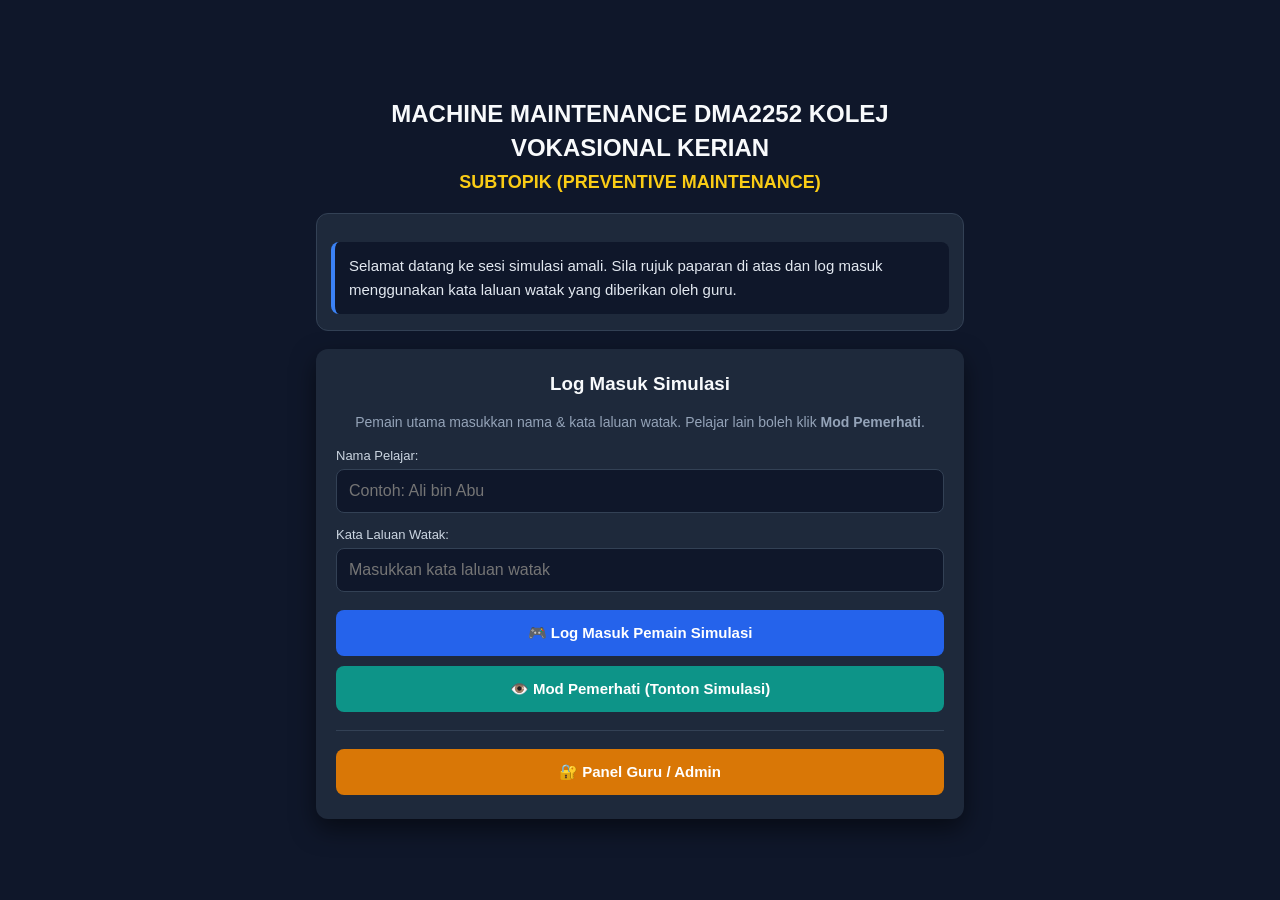
<file: index.html>
<!DOCTYPE html>
<html lang="ms">
<head>
    <meta charset="UTF-8">
    <meta name="viewport" content="width=device-width, initial-scale=1.0">
    <title>Sistem Simulasi Penyelenggaraan Mesin</title>
    <link rel="stylesheet" href="style.css?v=4">
</head>
<body>
    <div class="kontena-utama">
        <!-- Tajuk Utama & Subtopik -->
        <h1 id="paparan-tajuk">MACHINE MAINTENANCE DMA2252 KOLEJ VOKASIONAL KERIAN</h1>
        <h2 id="paparan-subtopik" class="subtajuk">SUBTOPIK (PREVENTIVE MAINTENANCE)</h2>

        <!-- Ruangan Paparan Video / Gambar JPEG & Teks Penerangan -->
        <div id="bahagian-media-login" class="kotak-media-utama" style="display: none;">
            <div id="paparan-media-kontena"></div>
            <p id="paparan-teks-media" class="teks-penerangan-media"></p>
        </div>

        <div class="kotak-login">
            <h3>Log Masuk Simulasi</h3>
            <p class="arahan">Pemain utama masukkan nama & kata laluan watak. Pelajar lain boleh klik <strong>Mod Pemerhati</strong>.</p>

            <div class="kumpulan-input">
                <label for="namaPelajar">Nama Pelajar:</label>
                <input type="text" id="namaPelajar" placeholder="Contoh: Ali bin Abu">
            </div>

            <div class="kumpulan-input">
                <label for="kataLaluan">Kata Laluan Watak:</label>
                <input type="password" id="kataLaluan" placeholder="Masukkan kata laluan watak">
            </div>

            <button type="button" class="btn-utama" onclick="semakLogMasukPelajar()">🎮 Log Masuk Pemain Simulasi</button>
            <p id="mesej-ralat" class="ralat">Kata laluan tidak sah! Sila semak dengan guru anda.</p>

            <!-- Butang Mod Pemerhati Tanpa Kata Laluan -->
            <button type="button" class="btn-pemerhati" onclick="masukModPemerhati()">👁️ Mod Pemerhati (Tonton Simulasi)</button>

            <hr class="pemisah">

            <!-- Butang Khusus untuk Guru / Admin -->
            <button type="button" class="btn-admin" onclick="bukaModalAdmin()">🔐 Panel Guru / Admin</button>
        </div>
    </div>

    <!-- Modal Pengesahan Kata Laluan Admin -->
    <div id="modal-admin" class="modal-latar">
        <div class="modal-kotak">
            <h3>Akses Guru / Admin</h3>
            <p>Masukkan kata laluan pentadbir untuk mengurus tetapan kelas & soalan.</p>
            <div class="kumpulan-input">
                <input type="password" id="passAdminInput" placeholder="Kata laluan admin (Asal: 123)">
            </div>
            <p id="ralat-admin" class="ralat">Kata laluan Admin salah!</p>
            <div class="baris-butang">
                <button type="button" class="btn-batal" onclick="tutupModalAdmin()">Batal</button>
                <button type="button" class="btn-utama" onclick="sahkanAdmin()">Masuk Panel</button>
            </div>
        </div>
    </div>

    <script src="soalan.js?v=4"></script>
    <script src="app.js?v=4"></script>
</body>
</html>
</file>
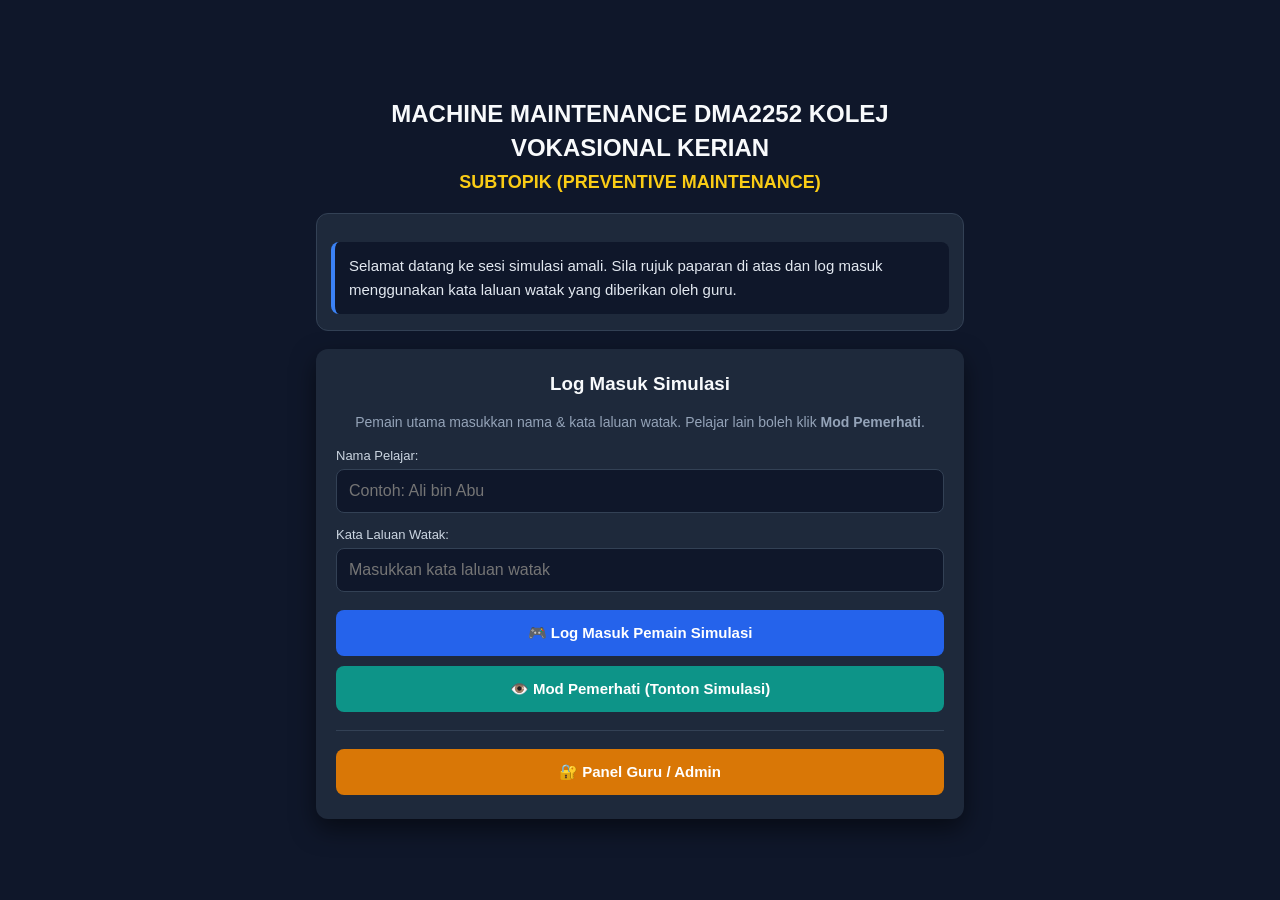
<file: admin.html>
<!DOCTYPE html>
<html lang="ms">
<head>
    <meta charset="UTF-8">
    <meta name="viewport" content="width=device-width, initial-scale=1.0">
    <title>Panel Guru / Admin - DMA2252</title>
    <link rel="stylesheet" href="style.css?v=5">
</head>
<body class="halaman-admin">
    <div class="kontena-admin">
        <div class="header-admin">
            <div>
                <h2>⚙️ Panel Kawalan Guru / Admin</h2>
                <p>Urus tajuk, media skrin utama, kata laluan 5 watak, dan bank soalan simulasi.</p>
            </div>
            <div class="baris-butang-atas">
                <button type="button" class="btn-reset-sesi" onclick="resetSesiSimulasiAdmin()">🔄 Reset Sesi Kelas</button>
                <button type="button" class="btn-batal" onclick="logKeluarAdmin()">← Log Masuk</button>
            </div>
        </div>

        <!-- Bahagian 1: Ubah Tajuk & Subtopik -->
        <div class="kad-admin">
            <h3>1. Tetapan Tajuk Program</h3>
            <div class="kumpulan-input">
                <label for="inputTajukUtama">Tajuk Utama:</label>
                <input type="text" id="inputTajukUtama">
            </div>
            <div class="kumpulan-input">
                <label for="inputSubtopik">Subtopik PdP:</label>
                <input type="text" id="inputSubtopik">
            </div>
        </div>

        <!-- Bahagian 2: Muat Naik Video / Gambar JPEG & Teks Skrin Login -->
        <div class="kad-admin">
            <h3>2. Paparan Media & Penerangan (Skrin Log Masuk)</h3>
            <div class="kumpulan-input">
                <label for="uploadMediaFile">Pilihan A: Muat Naik Gambar (JPEG/PNG) atau Video Pendek (MP4 maks 3MB):</label>
                <input type="file" id="uploadMediaFile" accept="image/jpeg,image/png,image/webp,video/mp4" onchange="kendaliMuatNaikFail(event)">
            </div>
            <div class="kumpulan-input">
                <label for="inputUrlMedia">Pilihan B: Atau Tampal Pautan YouTube / Google Drive / URL Gambar:</label>
                <input type="text" id="inputUrlMedia" placeholder="Tampal pautan di sini..." oninput="kendaliInputUrl(this.value)">
            </div>
            <div class="kotak-pratonton">
                <div class="header-pratonton">
                    <span>Pratonton Media Skrin Utama:</span>
                    <button type="button" class="btn-padam-kecil" onclick="padamMediaSemasa()">🗑️ Padam Media</button>
                </div>
                <div id="pratonton-media-admin" class="isi-pratonton">
                    <span class="teks-tiada-media">Tiada gambar atau video ditetapkan.</span>
                </div>
            </div>
            <div class="kumpulan-input" style="margin-top: 15px;">
                <label for="inputTeksMedia">Teks Penerangan di Bawah Gambar / Video:</label>
                <textarea id="inputTeksMedia" rows="2" placeholder="Penerangan ringkas sebelum pelajar log masuk..."></textarea>
            </div>
        </div>

        <!-- Bahagian 3: Tetapan 5 Watak Pelajar -->
        <div class="kad-admin">
            <h3>3. Tetapan Nama Pelajar & Kata Laluan (5 Watak)</h3>
            <table class="jadual-admin">
                <thead>
                    <tr>
                        <th>Watak Simulasi</th>
                        <th>Nama Pelajar</th>
                        <th>Kata Laluan</th>
                    </tr>
                </thead>
                <tbody id="senarai-watak-admin"></tbody>
            </table>
        </div>

        <!-- Bahagian 4: Pengurusan Soalan & Media Setiap Watak (Dinamik) -->
        <div class="kad-admin">
            <h3>4. Tetapan Soalan & Media Simulasi (Bebas Tambah / Padam Soalan)</h3>
            <p class="arahan" style="text-align: left;">Pilih watak di bawah untuk menyunting nota serahan, gambar/video bagi setiap soalan, teks soalan, 4 pilihan jawapan, serta menambah atau memadam soalan.</p>

            <div class="kumpulan-input">
                <label for="pilihWatakSoalan"><strong>Pilih Watak Simulasi:</strong></label>
                <select id="pilihWatakSoalan" class="dropdown-admin" onchange="tukarWatakEditorSoalan()">
                    <option value="operator">1. Operator</option>
                    <option value="juruteknik">2. Juruteknik Penyelenggaraan</option>
                    <option value="jurutera">3. Jurutera</option>
                    <option value="pengurusan">4. Pengurusan</option>
                    <option value="qc">5. Pegawai QC</option>
                </select>
            </div>

            <div class="kumpulan-input">
                <label for="inputNotaSerahan">Nota Situasi / Serahan Tugas (Dipaparkan di bahagian atas watak ini):</label>
                <textarea id="inputNotaSerahan" rows="2"></textarea>
            </div>

            <!-- Bekas Senarai Soalan Bagi Watak Dipilih -->
            <div id="bekas-editor-soalan"></div>

            <!-- Butang Tambah Soalan Tanpa Had -->
            <button type="button" class="btn-tambah-soalan" onclick="tambahSoalanBaharu()">➕ Tambah Soalan Baharu untuk Watak Ini</button>
        </div>

        <div id="notis-simpan" class="notis-berjaya">✅ Semua tetapan, media & bank soalan berjaya disimpan!</div>

        <div class="baris-butang">
            <button type="button" class="btn-batal" onclick="setSemulaTetapan()">🔄 Set Semula Asal</button>
            <button type="button" class="btn-simpan" onclick="simpanTetapanAdmin()">💾 Simpan Semua Tetapan & Soalan</button>
        </div>
    </div>

    <script src="soalan.js?v=5"></script>
    <script src="app.js?v=5"></script>
</body>
</html>
</file>
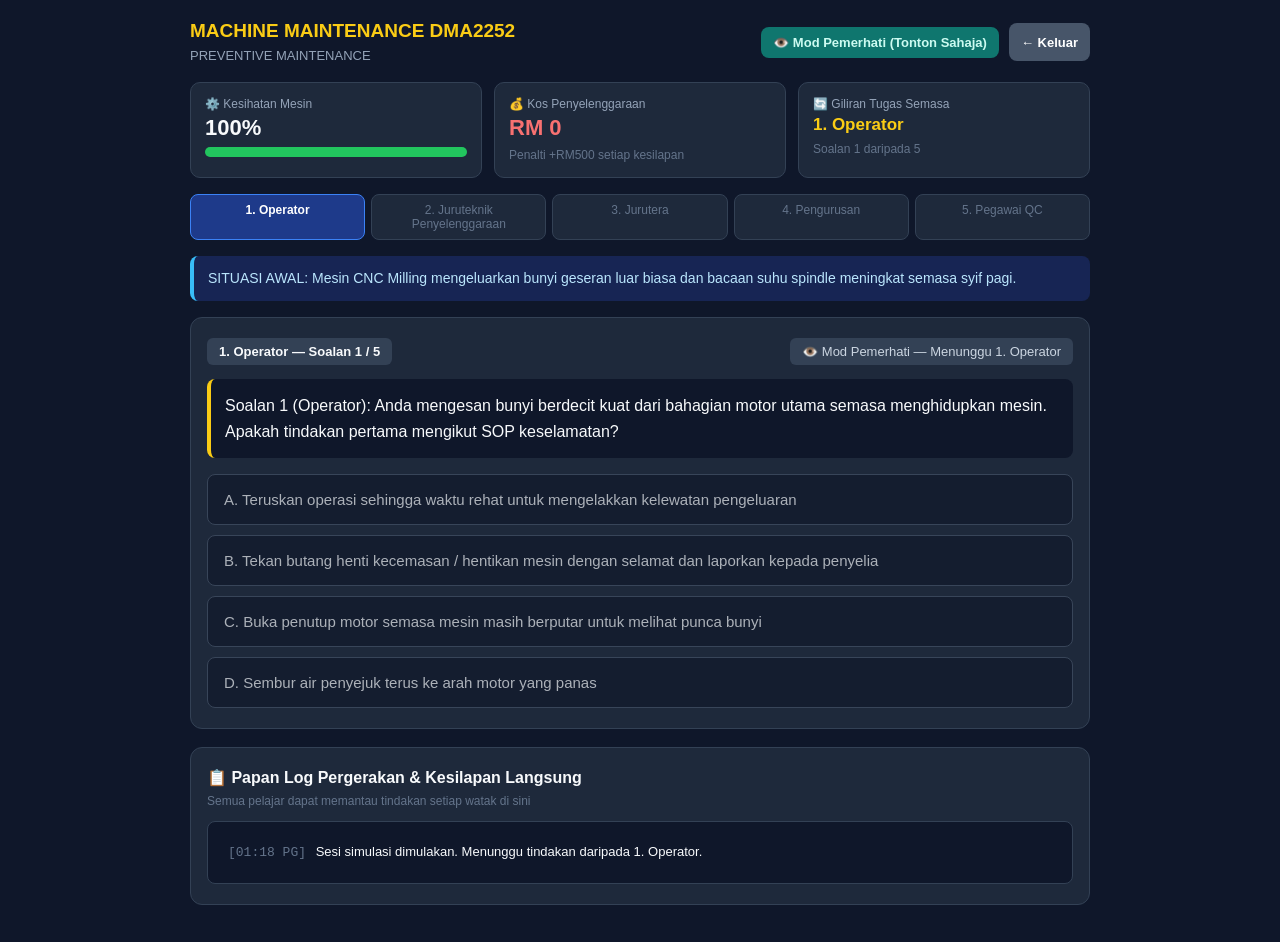
<file: simulasi.html>
<!DOCTYPE html>
<html lang="ms">
<head>
    <meta charset="UTF-8">
    <meta name="viewport" content="width=device-width, initial-scale=1.0">
    <title>Simulasi Penyelenggaraan Mesin - DMA2252</title>
    <link rel="stylesheet" href="style.css?v=6">
</head>
<body class="halaman-simulasi">
    <div class="kontena-simulasi">
        <!-- Bar Atas: Tajuk & Identiti Pengguna -->
        <div class="header-simulasi no-print">
            <div>
                <h2 id="sim-tajuk-kursus">MACHINE MAINTENANCE DMA2252</h2>
                <span id="sim-subtopik" class="badge-subtopik">PREVENTIVE MAINTENANCE</span>
            </div>
            <div class="info-pengguna-bar">
                <span id="badge-identiti" class="badge-watak">Mod Pemerhati</span>
                <button type="button" class="btn-batal btn-keluar-kecil" onclick="keluarSimulasi()">← Keluar</button>
            </div>
        </div>

        <!-- Bar Status Mesin, Kos & Giliran Semasa -->
        <div id="bar-status-semasa" class="grid-status-mesin no-print">
            <div class="kad-status">
                <span class="label-status">⚙️ Kesihatan Mesin</span>
                <div class="nilai-status" id="teks-kesihatan">100%</div>
                <div class="bar-latar">
                    <div id="bar-kesihatan" class="bar-isi" style="width: 100%;"></div>
                </div>
            </div>

            <div class="kad-status">
                <span class="label-status">💰 Kos Penyelenggaraan</span>
                <div class="nilai-status teks-kos" id="teks-kos">RM 0</div>
                <span class="sub-status">Penalti +RM500 setiap kesilapan</span>
            </div>

            <div class="kad-status">
                <span class="label-status">🔄 Giliran Tugas Semasa</span>
                <div class="nilai-status teks-giliran" id="teks-giliran-semasa">1. Operator</div>
                <span class="sub-status" id="teks-kemajuan-soalan">Soalan 1 daripada 5</span>
            </div>
        </div>

        <!-- Penunjuk Aliran 5 Watak -->
        <div id="bar-aliran-watak" class="bar-aliran-watak no-print"></div>

        <!-- Banner Nota Serahan Tugas -->
        <div id="banner-serahan" class="banner-serahan no-print"></div>

        <!-- Kad Utama Soalan & Media -->
        <div id="kad-soalan-utama" class="kad-simulasi no-print">
            <div class="header-soalan">
                <span id="label-nombor-soalan" class="badge-soalan">Soalan 1 / 5</span>
                <span id="status-kunci-jawapan" class="badge-kunci">🔒 Mod Pemerhati (Baca Sahaja)</span>
            </div>

            <!-- Paparan Video / Gambar Soalan -->
            <div id="kontena-media-soalan" class="kotak-media-soalan" style="display: none;"></div>

            <!-- Teks Penerangan & Soalan di Bawah Gambar/Video -->
            <div id="teks-soalan-semasa" class="teks-soalan"></div>

            <!-- 4 Pilihan Jawapan -->
            <div id="senarai-pilihan-jawapan" class="grid-pilihan"></div>

            <!-- Kotak Maklum Balas Jawapan (Betul / Salah) -->
            <div id="kotak-maklum-balas" class="kotak-maklum-balas" style="display: none;"></div>
        </div>

        <!-- =========================================================
             DASHBOARD RUMUSAN AKHIR (4 BAHAGIAN LENGKAP)
             ========================================================= -->
        <div id="kad-tamat-simulasi" class="dashboard-rumusan" style="display: none;">
            
            <!-- Bahagian 1: Kad Penarafan & Status Operasi Mesin -->
            <div class="kad-simulasi kad-penarafan">
                <div class="header-rumusan-cetak">
                    <h2 id="cetak-tajuk-kursus">MACHINE MAINTENANCE DMA2252 KOLEJ VOKASIONAL KERIAN</h2>
                    <p id="cetak-subtopik">SUBTOPIK (PREVENTIVE MAINTENANCE)</p>
                </div>

                <h3>📊 Laporan Rumusan Simulasi Penyelenggaraan</h3>
                <div id="lencana-penarafan" class="lencana-penarafan status-optimum">🟢 OPERASI OPTIMUM (80% – 100%)</div>
                <p id="ulasan-prestasi" class="ulasan-akhir"></p>

                <div class="grid-4-metrik">
                    <div class="item-ringkasan">
                        <span>⚙️ Kesihatan Akhir</span>
                        <strong id="akhir-kesihatan">100%</strong>
                    </div>
                    <div class="item-ringkasan">
                        <span>💰 Jumlah Kos</span>
                        <strong id="akhir-kos" class="teks-kos">RM 0</strong>
                    </div>
                    <div class="item-ringkasan">
                        <span>❌ Jumlah Kesilapan</span>
                        <strong id="akhir-salah">0 kali</strong>
                    </div>
                    <div class="item-ringkasan">
                        <span>⏱️ Tempoh Simulasi</span>
                        <strong id="akhir-tempoh">0 min 0 saat</strong>
                    </div>
                </div>
            </div>

            <!-- Bahagian 2: Jadual Pecahan Prestasi Mengikut 5 Watak -->
            <div class="kad-simulasi">
                <h3>👥 Pecahan Prestasi Mengikut 5 Watak</h3>
                <p class="sub-status" style="margin-bottom: 12px;">Penilaian rantaian kerja berpasukan dari peringkat operasi hingga pengesahan kualiti.</p>
                <table class="jadual-rumusan">
                    <thead>
                        <tr>
                            <th>Watak Simulasi</th>
                            <th>Nama Pelajar</th>
                            <th>Bil. Salah</th>
                            <th>Penalti Kos</th>
                            <th>Status Tugasan</th>
                        </tr>
                    </thead>
                    <tbody id="jadual-prestasi-watak"></tbody>
                </table>
            </div>

            <!-- Bahagian 3: Papan Refleksi "Belajar Dari Kesilapan" -->
            <div class="kad-simulasi">
                <h3>🔍 Papan Refleksi: Belajar Dari Kesilapan (Semakan SOP)</h3>
                <p class="sub-status" style="margin-bottom: 12px;">Senarai kesilapan teknikal yang berlaku sepanjang sesi untuk perbincangan kelas.</p>
                <div id="senarai-refleksi-kesilapan"></div>
            </div>

            <!-- Bahagian 4: Borang Pengesahan Kerja (Work Order) & Kawalan Sesi -->
            <div class="kad-simulasi kad-work-order">
                <div class="header-wo">
                    <div>
                        <h4>📋 PENGESAHAN BORANG ARAHAN KERJA (WORK ORDER)</h4>
                        <span id="wo-tarikh-masa" class="sub-status">Tarikh & Masa Selesai: -</span>
                    </div>
                    <span class="cop-sah">DISAHKAN LENGKAP</span>
                </div>

                <div class="aliran-pengesahan-wo">
                    <span>1. Operator</span> ➔ 
                    <span>2. Juruteknik</span> ➔ 
                    <span>3. Jurutera</span> ➔ 
                    <span>4. Pengurusan</span> ➔ 
                    <span>5. Pegawai QC (Lulus)</span>
                </div>

                <div class="baris-butang-rumusan no-print">
                    <button type="button" class="btn-cetak" onclick="window.print()">🖨️ Cetak / Simpan Laporan PDF</button>
                    <button type="button" class="btn-pusingan-baru" onclick="bukaModalResetAkhir()">🔄 Mula Pusingan Baharu</button>
                    <button type="button" class="btn-batal" onclick="keluarSimulasi()">← Halaman Utama</button>
                </div>
            </div>
        </div>

        <!-- Papan Log Pergerakan & Kesilapan Langsung -->
        <div id="kad-log-langsung" class="kad-simulasi no-print">
            <div class="header-log">
                <h3>📋 Papan Log Pergerakan & Kesilapan Langsung</h3>
                <span class="sub-status">Semua pelajar dapat memantau tindakan setiap watak di sini</span>
            </div>
            <div id="senarai-log-aktiviti" class="kotak-log-aktiviti"></div>
        </div>
    </div>

    <!-- Modal Pengesahan Admin untuk Mula Pusingan Baharu -->
    <div id="modal-reset-akhir" class="modal-latar no-print">
        <div class="modal-kotak">
            <h3>🔄 Mula Pusingan Baharu</h3>
            <p>Masukkan kata laluan <strong>Guru / Admin</strong> untuk menetapkan semula sesi simulasi bagi kumpulan seterusnya.</p>
            <div class="kumpulan-input">
                <input type="password" id="passResetAkhirInput" placeholder="Kata laluan Admin (Asal: 123)">
            </div>
            <p id="ralat-reset-akhir" class="ralat">Kata laluan Admin tidak sah!</p>
            <div class="baris-butang">
                <button type="button" class="btn-batal" onclick="tutupModalResetAkhir()">Batal</button>
                <button type="button" class="btn-utama" onclick="sahkanResetAkhir()">Sahkan & Reset</button>
            </div>
        </div>
    </div>

    <script src="soalan.js?v=6"></script>
    <script src="simulasi.js?v=6"></script>
</body>
</html>
</file>
<file: style.css>
/* Tetapan Asas */
* {
    box-sizing: border-box;
}

body {
    margin: 0;
    padding: 0;
    font-family: 'Segoe UI', Arial, sans-serif;
    background-color: #0f172a;
    color: #f8fafc;
    display: flex;
    justify-content: center;
    align-items: center;
    min-height: 100vh;
}

.kontena-utama {
    text-align: center;
    width: 100%;
    max-width: 680px;
    padding: 24px 16px;
}

#paparan-tajuk {
    font-size: clamp(18px, 4vw, 24px);
    margin-bottom: 8px;
    line-height: 1.4;
}

.subtajuk {
    font-size: clamp(15px, 3.2vw, 18px);
    color: #facc15;
    margin-top: 0;
    margin-bottom: 20px;
}

/* Kotak Media (Video / Gambar JPEG & Teks) */
.kotak-media-utama,
.kotak-media-soalan {
    background-color: #1e293b;
    padding: 14px;
    border-radius: 12px;
    margin-bottom: 18px;
    border: 1px solid #334155;
}

.media-gambar,
.media-video {
    width: 100%;
    max-height: 360px;
    object-fit: contain;
    border-radius: 8px;
    background-color: #020617;
    display: block;
    margin: 0 auto;
}

.bingkai-video {
    position: relative;
    width: 100%;
    padding-bottom: 56.25%;
    height: 0;
    overflow: hidden;
    border-radius: 8px;
    background-color: #020617;
}

.bingkai-video iframe {
    position: absolute;
    top: 0; left: 0;
    width: 100%; height: 100%;
}

.teks-penerangan-media {
    margin: 14px 0 2px 0;
    font-size: 15px;
    line-height: 1.6;
    color: #e2e8f0;
    text-align: left;
    background-color: #0f172a;
    padding: 12px 14px;
    border-radius: 8px;
    border-left: 4px solid #3b82f6;
    white-space: pre-line;
}

/* Kotak Log Masuk */
.kotak-login {
    background-color: #1e293b;
    padding: 24px 20px;
    border-radius: 12px;
    box-shadow: 0 10px 25px rgba(0, 0, 0, 0.5);
}

.kotak-login h3 { margin-top: 0; }
.arahan { font-size: 14px; color: #94a3b8; margin-bottom: 18px; }

.kumpulan-input {
    margin-bottom: 14px;
    text-align: left;
}

.kumpulan-input label {
    display: block;
    margin-bottom: 6px;
    font-size: 13px;
    color: #cbd5e1;
}

input[type="text"],
input[type="password"],
textarea,
.dropdown-admin {
    width: 100%;
    min-height: 44px;
    padding: 10px 12px;
    border: 1px solid #334155;
    border-radius: 8px;
    background-color: #0f172a;
    color: white;
    font-size: 16px;
    font-family: inherit;
}

input[type="file"] {
    width: 100%;
    padding: 10px;
    border: 1px dashed #475569;
    border-radius: 8px;
    background-color: #0f172a;
    color: #cbd5e1;
    font-size: 14px;
    cursor: pointer;
}

input:focus,
textarea:focus,
.dropdown-admin:focus {
    outline: none;
    border-color: #3b82f6;
}

/* Butang */
button {
    min-height: 46px;
    padding: 12px 16px;
    border: none;
    border-radius: 8px;
    font-size: 15px;
    font-weight: bold;
    cursor: pointer;
    transition: 0.2s;
}

.btn-utama {
    width: 100%;
    background-color: #2563eb;
    color: white;
    margin-top: 4px;
}
.btn-utama:hover { background-color: #1d4ed8; }

.btn-pemerhati {
    width: 100%;
    background-color: #0d9488;
    color: white;
    margin-top: 10px;
}
.btn-pemerhati:hover { background-color: #0f766e; }

.btn-admin {
    width: 100%;
    background-color: #d97706;
    color: white;
}
.btn-admin:hover { background-color: #b45309; }

.btn-simpan {
    background-color: #16a34a;
    color: white;
    flex: 2;
}
.btn-simpan:hover { background-color: #15803d; }

.btn-batal {
    background-color: #475569;
    color: white;
    flex: 1;
}
.btn-batal:hover { background-color: #334155; }

.btn-reset-sesi {
    background-color: #0284c7;
    color: white;
}
.btn-reset-sesi:hover { background-color: #0369a1; }

.btn-padam-kecil {
    min-height: 34px;
    padding: 6px 12px;
    font-size: 13px;
    background-color: #dc2626;
    color: white;
}
.btn-padam-kecil:hover { background-color: #b91c1c; }

.btn-padam-soalan {
    min-height: 34px;
    padding: 6px 12px;
    font-size: 13px;
    background-color: #991b1b;
    color: #fecaca;
    border: 1px solid #ef4444;
}
.btn-padam-soalan:hover { background-color: #7f1d1d; }

.btn-tambah-soalan {
    width: 100%;
    margin-top: 16px;
    background-color: #1e3a8a;
    color: #93c5fd;
    border: 2px dashed #3b82f6;
    font-size: 15px;
}
.btn-tambah-soalan:hover {
    background-color: #1d4ed8;
    color: white;
}

.pemisah {
    border: 0;
    border-top: 1px solid #334155;
    margin: 18px 0;
}

.ralat {
    color: #f87171;
    font-size: 14px;
    margin-top: 10px;
    display: none;
}

/* Modal Admin */
.modal-latar {
    display: none;
    position: fixed;
    top: 0; left: 0;
    width: 100%; height: 100%;
    padding: 16px;
    background: rgba(0, 0, 0, 0.8);
    justify-content: center;
    align-items: center;
    z-index: 1000;
}

.modal-kotak {
    background: #1e293b;
    padding: 24px 20px;
    border-radius: 12px;
    width: 100%;
    max-width: 380px;
    text-align: center;
    border: 1px solid #475569;
}

.baris-butang {
    display: flex;
    gap: 10px;
    margin-top: 15px;
}

/* =========================================================
   HALAMAN ADMIN
   ========================================================= */
body.halaman-admin,
body.halaman-simulasi {
    align-items: flex-start;
    padding: 20px 14px;
}

.kontena-admin,
.kontena-simulasi {
    width: 100%;
    max-width: 900px;
}

.header-admin,
.header-simulasi {
    display: flex;
    justify-content: space-between;
    align-items: center;
    margin-bottom: 18px;
    gap: 12px;
    flex-wrap: wrap;
}

.header-admin h2,
.header-simulasi h2 { margin: 0 0 4px 0; color: #facc15; font-size: 19px; }
.header-admin p { margin: 0; font-size: 14px; color: #94a3b8; }

.baris-butang-atas {
    display: flex;
    gap: 8px;
}

.kad-admin,
.kad-simulasi {
    background-color: #1e293b;
    padding: 20px 16px;
    border-radius: 12px;
    margin-bottom: 18px;
    border: 1px solid #334155;
}

.kad-admin h3 {
    margin-top: 0;
    border-bottom: 1px solid #334155;
    padding-bottom: 10px;
    font-size: 17px;
}

.kotak-pratonton {
    background-color: #0f172a;
    border: 1px solid #334155;
    border-radius: 8px;
    padding: 12px;
}

.header-pratonton {
    display: flex;
    justify-content: space-between;
    align-items: center;
    margin-bottom: 10px;
    font-size: 13px;
    color: #94a3b8;
}

.isi-pratonton { text-align: center; }
.teks-tiada-media { display: block; padding: 14px; color: #64748b; font-size: 13px; }

.jadual-admin { width: 100%; border-collapse: collapse; }
.jadual-admin th,
.jadual-admin td { padding: 10px 8px; text-align: left; border-bottom: 1px solid #334155; }
.jadual-admin th { color: #94a3b8; font-size: 14px; }

/* Editor Soalan Admin */
.kotak-editor-item {
    background-color: #0f172a;
    border: 1px solid #334155;
    border-radius: 10px;
    padding: 16px;
    margin-top: 16px;
}

.header-editor-item {
    display: flex;
    justify-content: space-between;
    align-items: center;
    margin-bottom: 12px;
    padding-bottom: 8px;
    border-bottom: 1px solid #1e293b;
    color: #38bdf8;
    gap: 8px;
    flex-wrap: wrap;
}

.kumpulan-butang-editor {
    display: flex;
    gap: 8px;
    flex-wrap: wrap;
}

.grid-input-pilihan {
    display: grid;
    grid-template-columns: 1fr 1fr;
    gap: 10px;
}

.notis-berjaya {
    display: none;
    background-color: #14532d;
    color: #bbf7d0;
    padding: 12px;
    border-radius: 8px;
    text-align: center;
    margin-bottom: 15px;
    font-weight: bold;
}

/* =========================================================
   HALAMAN SIMULASI
   ========================================================= */
.badge-subtopik {
    font-size: 13px;
    color: #94a3b8;
}

.info-pengguna-bar {
    display: flex;
    align-items: center;
    gap: 10px;
}

.badge-watak {
    padding: 8px 12px;
    border-radius: 8px;
    font-size: 13px;
    font-weight: bold;
}
.badge-pemain { background-color: #1d4ed8; color: white; }
.badge-pemerhati { background-color: #0f766e; color: #ccfbf1; }

.btn-keluar-kecil {
    min-height: 38px;
    padding: 8px 12px;
    font-size: 13px;
}

.grid-status-mesin {
    display: grid;
    grid-template-columns: repeat(3, 1fr);
    gap: 12px;
    margin-bottom: 16px;
}

.kad-status {
    background-color: #1e293b;
    padding: 14px;
    border-radius: 10px;
    border: 1px solid #334155;
}

.label-status { font-size: 12px; color: #94a3b8; display: block; }
.nilai-status { font-size: 22px; font-weight: bold; margin: 4px 0; }
.teks-kos { color: #f87171; }
.teks-giliran { color: #facc15; font-size: 17px; }
.sub-status { font-size: 12px; color: #64748b; }

.bar-latar {
    width: 100%;
    height: 10px;
    background-color: #0f172a;
    border-radius: 6px;
    overflow: hidden;
    margin-top: 6px;
}

.bar-isi {
    height: 100%;
    background-color: #22c55e;
    transition: width 0.4s ease;
}

/* Aliran 5 Watak */
.bar-aliran-watak {
    display: grid;
    grid-template-columns: repeat(5, 1fr);
    gap: 6px;
    margin-bottom: 16px;
}

.langkah-watak {
    background-color: #1e293b;
    color: #64748b;
    padding: 8px 6px;
    border-radius: 8px;
    font-size: 12px;
    text-align: center;
    border: 1px solid #334155;
}

.langkah-watak.aktif {
    background-color: #1e3a8a;
    color: #ffffff;
    border-color: #3b82f6;
    font-weight: bold;
}

.langkah-watak.selesai {
    background-color: #14532d;
    color: #86efac;
    border-color: #22c55e;
}

.banner-serahan {
    background-color: #172554;
    border-left: 4px solid #38bdf8;
    color: #bae6fd;
    padding: 12px 14px;
    border-radius: 8px;
    font-size: 14px;
    margin-bottom: 16px;
    line-height: 1.5;
}

.header-soalan {
    display: flex;
    justify-content: space-between;
    align-items: center;
    margin-bottom: 14px;
    gap: 10px;
    flex-wrap: wrap;
}

.badge-soalan {
    background-color: #334155;
    padding: 6px 12px;
    border-radius: 6px;
    font-size: 13px;
    font-weight: bold;
}

.badge-kunci {
    background-color: #334155;
    color: #cbd5e1;
    padding: 6px 12px;
    border-radius: 6px;
    font-size: 13px;
}
.badge-kunci.aktif {
    background-color: #14532d;
    color: #86efac;
}

.teks-soalan {
    font-size: 16px;
    line-height: 1.6;
    background-color: #0f172a;
    padding: 14px;
    border-radius: 8px;
    margin-bottom: 16px;
    border-left: 4px solid #facc15;
    white-space: pre-line;
}

.grid-pilihan {
    display: grid;
    grid-template-columns: 1fr;
    gap: 10px;
}

.btn-pilihan-jawapan {
    background-color: #0f172a;
    color: #f8fafc;
    border: 1px solid #475569;
    text-align: left;
    font-weight: normal;
    line-height: 1.4;
    padding: 14px 16px;
}

.btn-pilihan-jawapan:hover:not(:disabled) {
    border-color: #3b82f6;
    background-color: #1e3a8a;
}

.btn-pilihan-jawapan:disabled {
    opacity: 0.65;
    cursor: not-allowed;
}

.btn-pilihan-jawapan.jawapan-betul {
    background-color: #14532d !important;
    border-color: #22c55e !important;
    color: #bbf7d0 !important;
    opacity: 1 !important;
}

.btn-pilihan-jawapan.jawapan-salah {
    background-color: #7f1d1d !important;
    border-color: #ef4444 !important;
    color: #fecaca !important;
    opacity: 1 !important;
}

.kotak-maklum-balas {
    margin-top: 16px;
    padding: 14px;
    border-radius: 8px;
    font-size: 14px;
    line-height: 1.5;
}
.kotak-maklum-balas.betul {
    background-color: #14532d;
    border: 1px solid #22c55e;
    color: #bbf7d0;
}
.kotak-maklum-balas.salah {
    background-color: #7f1d1d;
    border: 1px solid #ef4444;
    color: #fecaca;
}

/* Log Aktiviti Langsung */
.header-log h3 { margin: 0 0 4px 0; font-size: 16px; }
.kotak-log-aktiviti {
    margin-top: 12px;
    max-height: 260px;
    overflow-y: auto;
    background-color: #0f172a;
    border-radius: 8px;
    padding: 10px;
    border: 1px solid #334155;
}

.item-log {
    padding: 10px;
    border-bottom: 1px solid #1e293b;
    font-size: 13px;
    line-height: 1.5;
}
.item-log:last-child { border-bottom: none; }
.masa-log { color: #64748b; margin-right: 6px; font-family: monospace; }
.log-salah { background-color: rgba(127, 29, 29, 0.35); border-left: 3px solid #ef4444; }
.log-betul { border-left: 3px solid #22c55e; }
.log-serahan { background-color: rgba(30, 58, 138, 0.4); border-left: 3px solid #38bdf8; }

/* Laporan Tamat */
.kad-tamat { text-align: center; }
.ringkasan-akhir {
    display: grid;
    grid-template-columns: repeat(3, 1fr);
    gap: 10px;
    margin: 20px 0;
}
.item-ringkasan {
    background-color: #0f172a;
    padding: 14px;
    border-radius: 8px;
    border: 1px solid #334155;
}
.item-ringkasan span { display: block; font-size: 12px; color: #94a3b8; }
.item-ringkasan strong { font-size: 20px; color: #facc15; }
.ulasan-akhir { font-size: 15px; color: #cbd5e1; margin-bottom: 20px; }

/* =========================================================
   PENYESUAIAN TELEFON PINTAR (<= 640px)
   ========================================================= */
@media (max-width: 640px) {
    .grid-status-mesin,
    .ringkasan-akhir,
    .grid-input-pilihan {
        grid-template-columns: 1fr;
    }

    .bar-aliran-watak {
        grid-template-columns: 1fr 1fr;
    }

    .header-admin,
    .header-simulasi {
        flex-direction: column;
        align-items: stretch;
    }

    .jadual-admin thead { display: none; }
    .jadual-admin,
    .jadual-admin tbody,
    .jadual-admin tr,
    .jadual-admin td {
        display: block;
        width: 100%;
    }

    .jadual-admin tr {
        background-color: #0f172a;
        border: 1px solid #334155;
        border-radius: 10px;
        padding: 12px;
        margin-bottom: 12px;
    }

    .jadual-admin td { border: none; padding: 6px 0; }
    .jadual-admin td[data-label]:not(:first-child)::before {
        content: attr(data-label);
        display: block;
        font-size: 12px;
        color: #94a3b8;
        margin-bottom: 4px;
    }

    .kontena-admin .baris-butang {
        flex-direction: column-reverse;
    }
}
/* =========================================================
   DASHBOARD RUMUSAN AKHIR (4 BAHAGIAN)
   ========================================================= */
.header-rumusan-cetak {
    display: none;
}

.kad-penarafan {
    text-align: center;
}

.lencana-penarafan {
    display: inline-block;
    padding: 10px 20px;
    border-radius: 999px;
    font-size: 16px;
    font-weight: bold;
    margin: 10px 0 14px 0;
}

.status-optimum {
    background-color: #14532d;
    color: #86efac;
    border: 1px solid #22c55e;
}

.status-pantau {
    background-color: #78350f;
    color: #fde68a;
    border: 1px solid #f59e0b;
}

.status-kritikal {
    background-color: #7f1d1d;
    color: #fecaca;
    border: 1px solid #ef4444;
}

.grid-4-metrik {
    display: grid;
    grid-template-columns: repeat(4, 1fr);
    gap: 10px;
    margin-top: 16px;
}

/* Jadual Pecahan Prestasi 5 Watak */
.jadual-rumusan {
    width: 100%;
    border-collapse: collapse;
    margin-top: 8px;
}

.jadual-rumusan th,
.jadual-rumusan td {
    padding: 12px 10px;
    text-align: left;
    border-bottom: 1px solid #334155;
    font-size: 14px;
}

.jadual-rumusan th {
    background-color: #0f172a;
    color: #94a3b8;
}

.badge-status-ok {
    background-color: #14532d;
    color: #86efac;
    padding: 4px 10px;
    border-radius: 6px;
    font-size: 12px;
    font-weight: bold;
}

.badge-status-amaran {
    background-color: #78350f;
    color: #fde68a;
    padding: 4px 10px;
    border-radius: 6px;
    font-size: 12px;
    font-weight: bold;
}

/* Papan Refleksi Kesilapan */
.kotak-tiada-salah {
    background-color: #14532d;
    color: #bbf7d0;
    padding: 16px;
    border-radius: 8px;
    border: 1px solid #22c55e;
    text-align: center;
    font-size: 15px;
}

.kad-refleksi-item {
    background-color: #0f172a;
    border: 1px solid #334155;
    border-left: 4px solid #ef4444;
    border-radius: 8px;
    padding: 14px;
    margin-bottom: 12px;
}

.header-refleksi {
    display: flex;
    justify-content: space-between;
    align-items: center;
    flex-wrap: wrap;
    gap: 8px;
    margin-bottom: 8px;
    padding-bottom: 8px;
    border-bottom: 1px solid #1e293b;
    font-size: 14px;
}

.badge-penalti {
    background-color: #7f1d1d;
    color: #fecaca;
    padding: 3px 8px;
    border-radius: 6px;
    font-size: 12px;
    font-weight: bold;
}

.refleksi-soalan { margin: 6px 0; font-size: 14px; color: #e2e8f0; }
.refleksi-salah { margin: 6px 0; font-size: 13px; color: #fca5a5; }
.refleksi-sop { margin: 6px 0 0 0; font-size: 13px; color: #93c5fd; }

/* Borang Work Order & Butang Kawalan */
.header-wo {
    display: flex;
    justify-content: space-between;
    align-items: center;
    flex-wrap: wrap;
    gap: 10px;
    margin-bottom: 14px;
}

.header-wo h4 {
    margin: 0 0 4px 0;
    color: #facc15;
    font-size: 16px;
}

.cop-sah {
    border: 2px solid #22c55e;
    color: #86efac;
    padding: 6px 12px;
    border-radius: 6px;
    font-weight: bold;
    font-size: 13px;
    letter-spacing: 1px;
}

.aliran-pengesahan-wo {
    background-color: #0f172a;
    padding: 12px;
    border-radius: 8px;
    border: 1px solid #334155;
    font-size: 13px;
    color: #cbd5e1;
    text-align: center;
    margin-bottom: 16px;
    line-height: 1.8;
}

.baris-butang-rumusan {
    display: flex;
    gap: 10px;
    flex-wrap: wrap;
}

.btn-cetak {
    background-color: #2563eb;
    color: white;
    flex: 1;
}
.btn-cetak:hover { background-color: #1d4ed8; }

.btn-pusingan-baru {
    background-color: #d97706;
    color: white;
    flex: 1;
}
.btn-pusingan-baru:hover { background-color: #b45309; }

@media (max-width: 640px) {
    .grid-4-metrik {
        grid-template-columns: 1fr 1fr;
    }

    .jadual-rumusan thead { display: none; }
    .jadual-rumusan,
    .jadual-rumusan tbody,
    .jadual-rumusan tr,
    .jadual-rumusan td {
        display: block;
        width: 100%;
    }

    .jadual-rumusan tr {
        background-color: #0f172a;
        border: 1px solid #334155;
        border-radius: 8px;
        padding: 10px 12px;
        margin-bottom: 10px;
    }

    .jadual-rumusan td {
        border: none;
        padding: 4px 0;
    }

    .jadual-rumusan td[data-label]:not(:first-child)::before {
        content: attr(data-label) ": ";
        color: #94a3b8;
        font-size: 12px;
    }

    .baris-butang-rumusan {
        flex-direction: column;
    }
}

/* =========================================================
   TETAPAN CETAKAN / SIMPAN LAPORAN PDF (@media print)
   ========================================================= */
@media print {
    body {
        background-color: #ffffff !important;
        color: #000000 !important;
        padding: 0 !important;
    }

    .no-print {
        display: none !important;
    }

    .header-rumusan-cetak {
        display: block !important;
        border-bottom: 2px solid #000000;
        padding-bottom: 10px;
        margin-bottom: 14px;
    }

    .header-rumusan-cetak h2 {
        color: #000000 !important;
        font-size: 18px !important;
        margin: 0 0 4px 0 !important;
    }

    .header-rumusan-cetak p {
        color: #333333 !important;
        font-size: 14px !important;
        margin: 0 !important;
        font-weight: bold;
    }

    .kad-simulasi,
    .item-ringkasan,
    .kad-refleksi-item,
    .aliran-pengesahan-wo,
    .kotak-tiada-salah {
        background-color: #ffffff !important;
        color: #000000 !important;
        border: 1px solid #999999 !important;
        box-shadow: none !important;
        break-inside: avoid;
    }

    .jadual-rumusan th,
    .jadual-rumusan td {
        background-color: #ffffff !important;
        color: #000000 !important;
        border: 1px solid #999999 !important;
    }

    .lencana-penarafan,
    .cop-sah,
    .badge-status-ok,
    .badge-status-amaran,
    .badge-penalti {
        background-color: #f3f4f6 !important;
        color: #000000 !important;
        border: 1px solid #000000 !important;
    }

    .refleksi-soalan,
    .refleksi-salah,
    .refleksi-sop,
    .ulasan-akhir,
    .sub-status {
        color: #111111 !important;
    }
}
</file>
